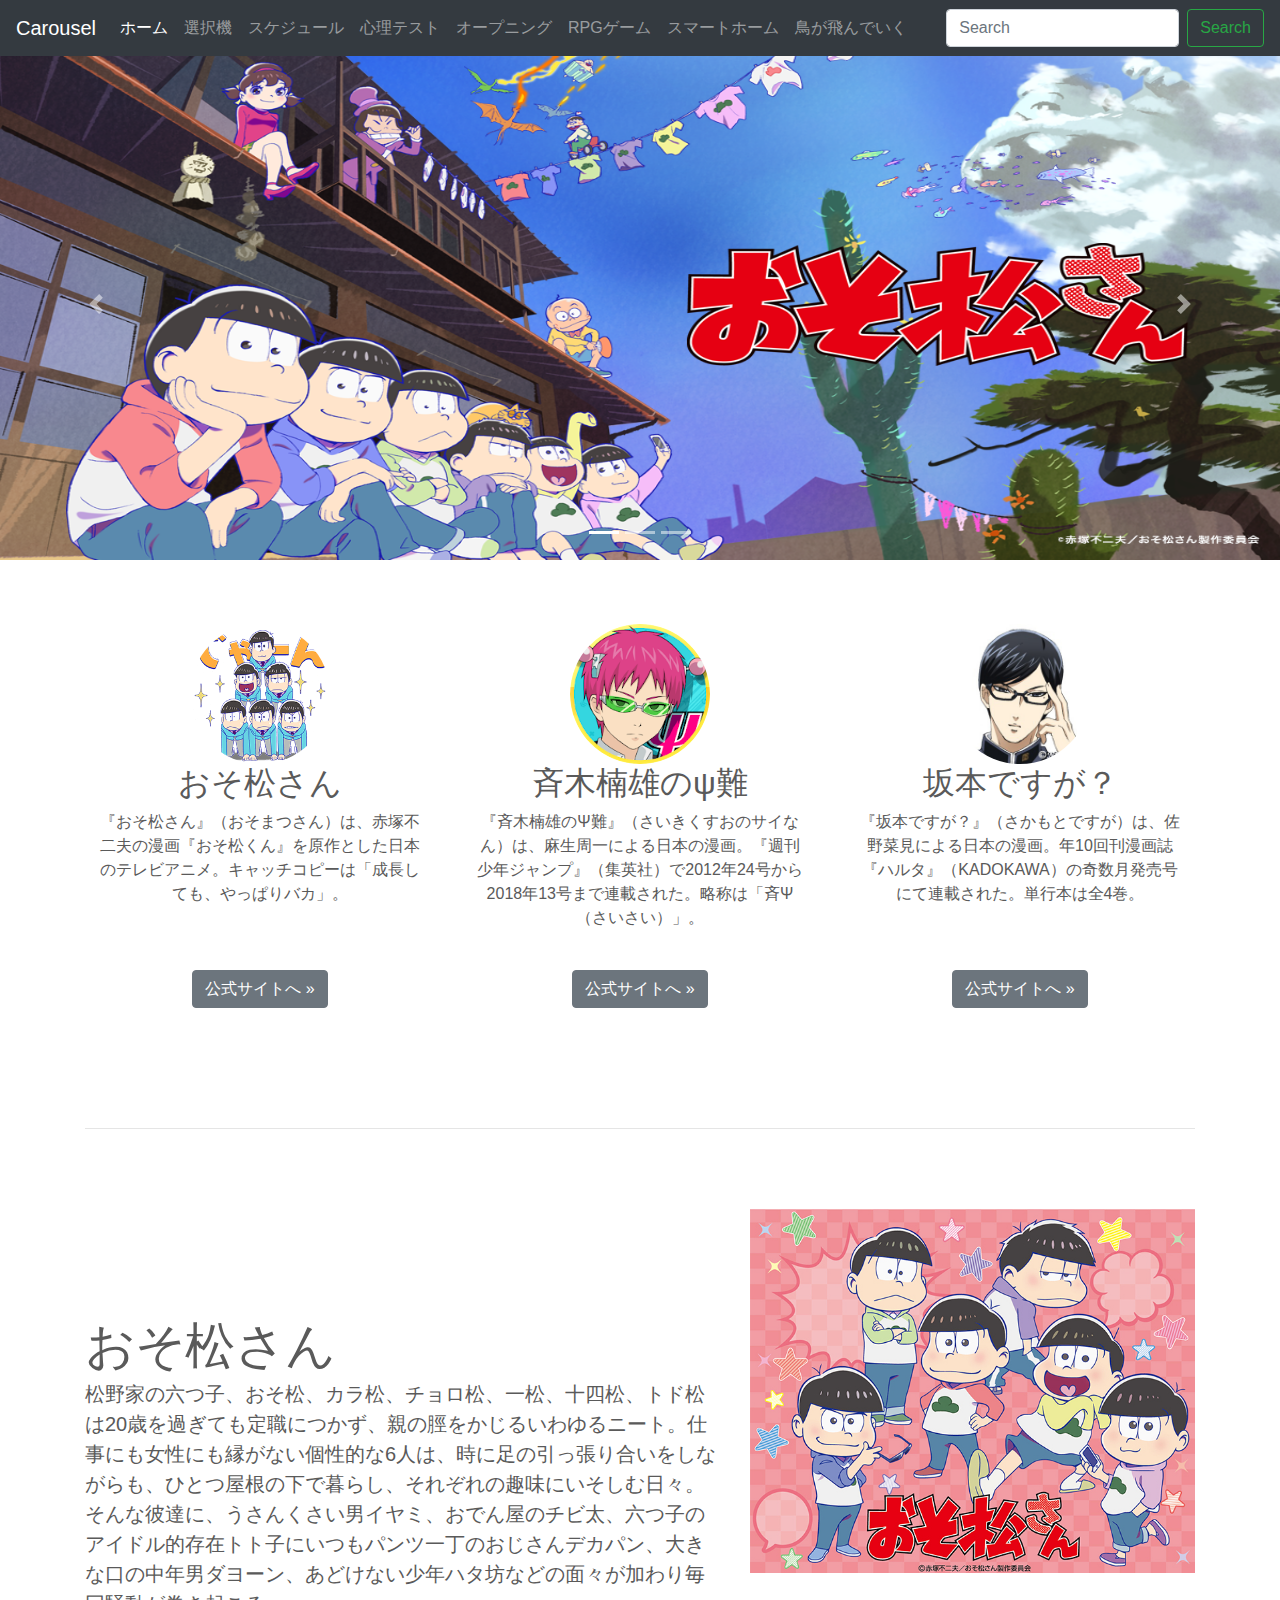
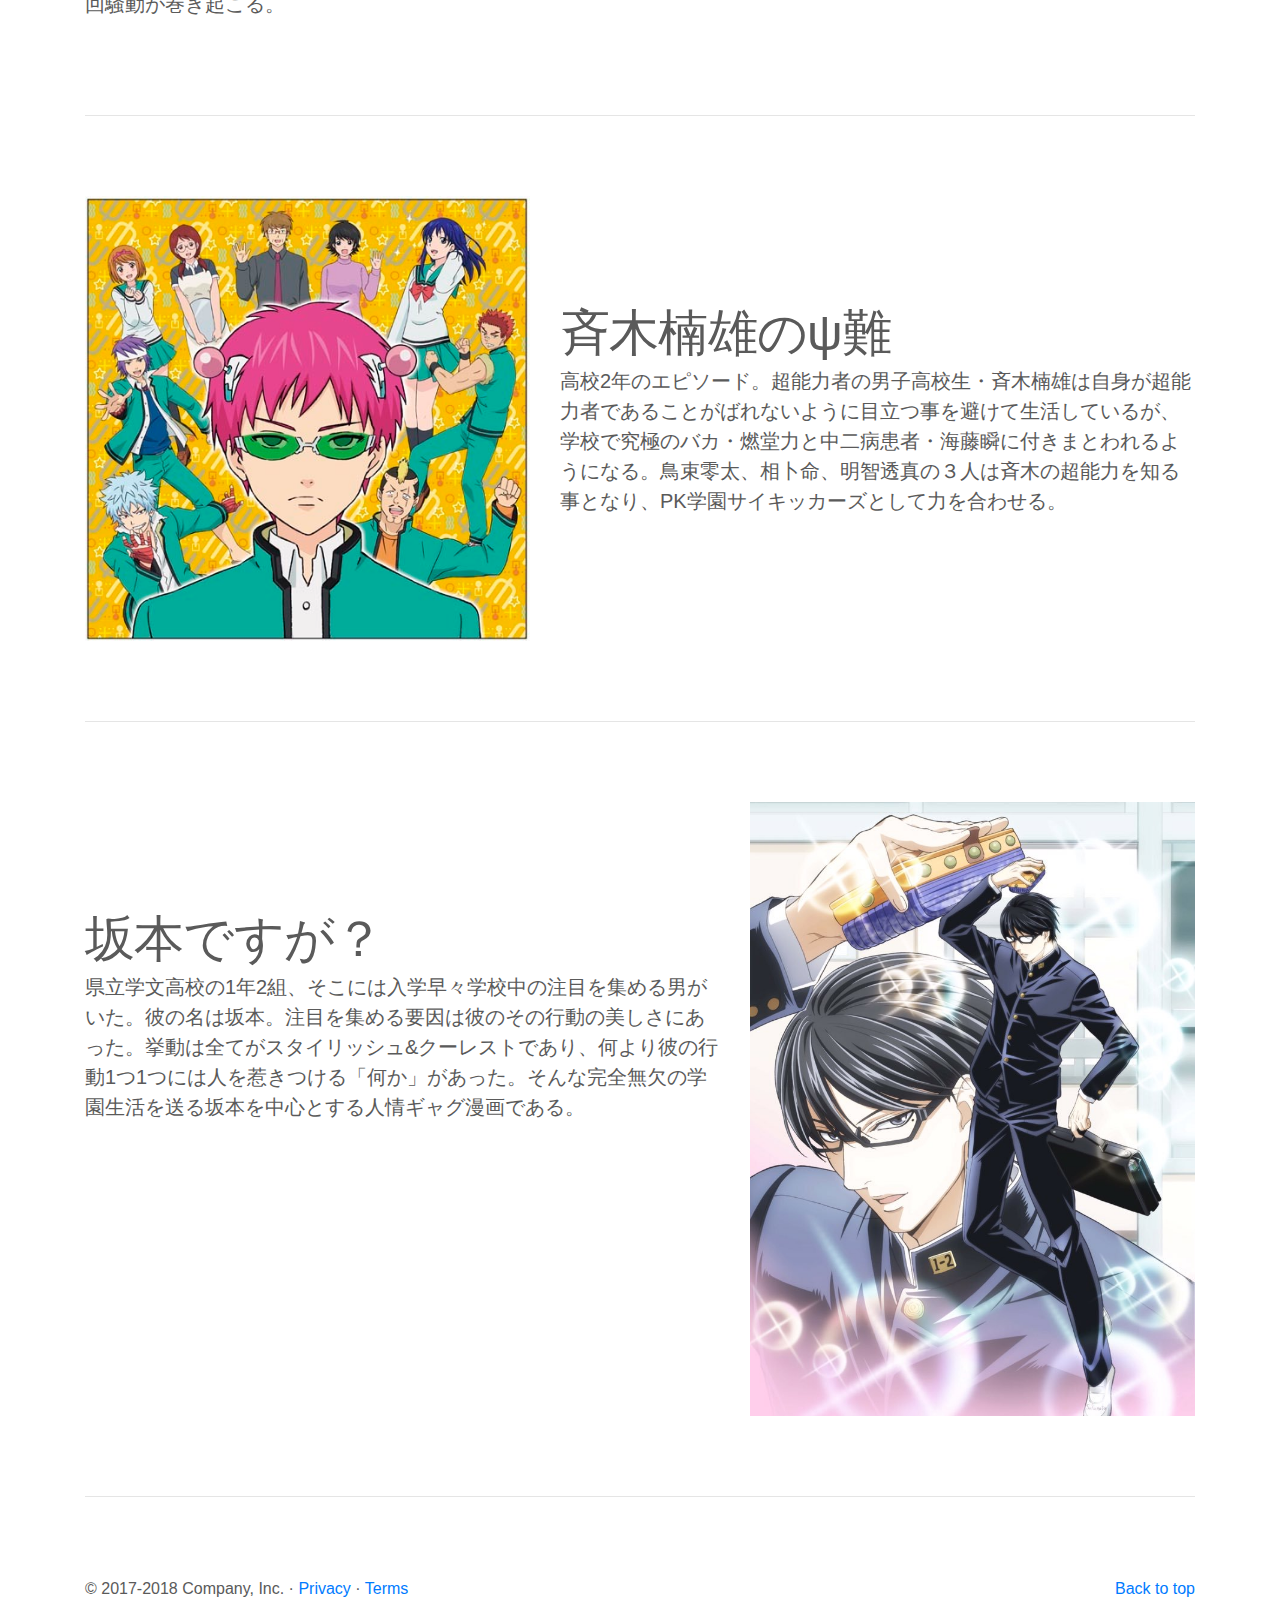
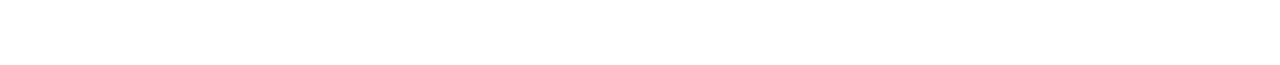
<file: index.html>
<!doctype html>
<html lang="en">
  <head>
    <meta charset="utf-8">
    <meta name="viewport" content="width=device-width, initial-scale=1, shrink-to-fit=no">
    <meta name="description" content="">
    <meta name="author" content="">
    <link rel="icon" href="favicon.ico">

    <title>隨便還好都行</title>

    <!-- Bootstrap core CSS -->
    <link href="dist/css/bootstrap.min.css" rel="stylesheet">

    <!-- Custom styles for this template -->
    <link href="carousel.css" rel="stylesheet">
  </head>
  <body>

    <header>
      <nav class="navbar navbar-expand-md navbar-dark fixed-top bg-dark">
        <a class="navbar-brand" href="#">Carousel</a>
        <button class="navbar-toggler" type="button" data-toggle="collapse" data-target="#navbarCollapse" aria-controls="navbarCollapse" aria-expanded="false" aria-label="Toggle navigation">
          <span class="navbar-toggler-icon"></span>
        </button>
        <div class="collapse navbar-collapse" id="navbarCollapse">
          <ul class="navbar-nav mr-auto">
            <li class="nav-item active">
              <a class="nav-link" href="#">ホーム <span class="sr-only">(current)</span></a>
            </li>
            <li class="nav-item">
              <a class="nav-link" href="randomselect.html">選択機</a>
            </li>
            <li class="nav-item">
              <a class="nav-link" href="schedule.html">スケジュール</a>
            </li>
            <li class="nav-item">
              <a class="nav-link" href="psychological.html">心理テスト</a>
              </li>
            <li class="nav-item ">
              <a class="nav-link" href="youtube.html">オープニング</a>
            </li>
            <li class="nav-item">
              <a class="nav-link" href="rpg.html">RPGゲーム</a>
            </li>
            <li class="nav-item">
              <a class="nav-link" href="smarthome.html">スマートホーム</a>
            </li>
            <li class="nav-item">
              <a class="nav-link" href="bird.html">鳥が飛んでいく</a>
            </li>
          </ul>
          <form class="form-inline mt-2 mt-md-0">
            <input class="form-control mr-sm-2" type="text" placeholder="Search" aria-label="Search">
            <button class="btn btn-outline-success my-2 my-sm-0" type="submit">Search</button>
          </form>
        </div>
      </nav>
    </header>

    <main role="main">

      <div id="myCarousel" class="carousel slide" data-ride="carousel">
        <ol class="carousel-indicators">
          <li data-target="#myCarousel" data-slide-to="0" class="active"></li>
          <li data-target="#myCarousel" data-slide-to="1"></li>
          <li data-target="#myCarousel" data-slide-to="2"></li>
        </ol>
        <div class="carousel-inner">
          <div class="carousel-item active">
            <img class="first-slide" src="home_images/osomatsu.jpg" alt="First slide">
            <div class="container">
              <div class="carousel-caption text-left">
                
              </div>
            </div>
          </div>
          <div class="carousel-item">
            <img class="second-slide" src="home_images/saiki.jpg_small.jpg" alt="Second slide">
            <div class="container">
              <div class="carousel-caption">
                
              </div>
            </div>
          </div>
          <div class="carousel-item">
            <img class="third-slide" src="home_images/sakamoto.jpg" alt="Third slide">
            <div class="container">
              <div class="carousel-caption text-right">
                
              </div>
            </div>
          </div>
        </div>
        <a class="carousel-control-prev" href="#myCarousel" role="button" data-slide="prev">
          <span class="carousel-control-prev-icon" aria-hidden="true"></span>
          <span class="sr-only">Previous</span>
        </a>
        <a class="carousel-control-next" href="#myCarousel" role="button" data-slide="next">
          <span class="carousel-control-next-icon" aria-hidden="true"></span>
          <span class="sr-only">Next</span>
        </a>
      </div>


      <!-- Marketing messaging and featurettes
      ================================================== -->
      <!-- Wrap the rest of the page in another container to center all the content. -->

      <div class="container marketing">

        <!-- Three columns of text below the carousel -->
        <div class="row">
          <div class="col-lg-4">
            <img class="rounded-circle" src="home_images/syuyaku1.png" height="140">
            <h2>おそ松さん</h2>
            <p>『おそ松さん』（おそまつさん）は、赤塚不二夫の漫画『おそ松くん』を原作とした日本のテレビアニメ。キャッチコピーは「成長しても、やっぱりバカ」。</p>
            <br>
            <br>
            <p><a class="btn btn-secondary" href="https://osomatsusan.com/" role="button">公式サイトへ &raquo;</a></p>
          </div><!-- /.col-lg-4 -->
          <div class="col-lg-4">
            <img class="rounded-circle" src="home_images/syuyaku2.png" alt="Generic placeholder image" width="140" height="140">
            <h2>斉木楠雄のψ難</h2>
            <p>『斉木楠雄のΨ難』（さいきくすおのサイなん）は、麻生周一による日本の漫画。『週刊少年ジャンプ』（集英社）で2012年24号から2018年13号まで連載された。略称は「斉Ψ（さいさい）」。</p>
            <br>
            <p><a class="btn btn-secondary" href="http://www.saikikusuo.com/" role="button">公式サイトへ &raquo;</a></p>
          </div><!-- /.col-lg-4 -->
          <div class="col-lg-4">
            <img class="rounded-circle" src="home_images/syuyaku3.jpg" alt="Generic placeholder image" width="140" height="140">
            <h2>坂本ですが？</h2>
            <p>『坂本ですが？』（さかもとですが）は、佐野菜見による日本の漫画。年10回刊漫画誌『ハルタ』（KADOKAWA）の奇数月発売号にて連載された。単行本は全4巻。</p>
            <br>
            <br>
            <p><a class="btn btn-secondary" href="http://www.tbs.co.jp/anime/sakamoto/" role="button">公式サイトへ &raquo;</a></p>
          </div><!-- /.col-lg-4 -->
        </div><!-- /.row -->


        <!-- START THE FEATURETTES -->

        <hr class="featurette-divider">

        <div class="row featurette">
          <div class="col-md-7">
            <h2 class="featurette-heading">おそ松さん <span class="text-muted"></span></h2>
            <p class="lead">松野家の六つ子、おそ松、カラ松、チョロ松、一松、十四松、トド松は20歳を過ぎても定職につかず、親の脛をかじるいわゆるニート。仕事にも女性にも縁がない個性的な6人は、時に足の引っ張り合いをしながらも、ひとつ屋根の下で暮らし、それぞれの趣味にいそしむ日々。そんな彼達に、うさんくさい男イヤミ、おでん屋のチビ太、六つ子のアイドル的存在トト子にいつもパンツ一丁のおじさんデカパン、大きな口の中年男ダヨーン、あどけない少年ハタ坊などの面々が加わり毎回騒動が巻き起こる。</p>
          </div>
          <div class="col-md-5">
            <img class="featurette-image img-fluid mx-auto" src="home_images/osomatsu1.jpg" alt="Generic placeholder image">
          </div>
        </div>

        <hr class="featurette-divider">

        <div class="row featurette">
          <div class="col-md-7 order-md-2">
            <h2 class="featurette-heading">斉木楠雄のψ難
            
                <span class="text-muted"></span></h2>
            <p class="lead">高校2年のエピソード。超能力者の男子高校生・斉木楠雄は自身が超能力者であることがばれないように目立つ事を避けて生活しているが、学校で究極のバカ・燃堂力と中二病患者・海藤瞬に付きまとわれるようになる。鳥束零太、相卜命、明智透真の３人は斉木の超能力を知る事となり、PK学園サイキッカーズとして力を合わせる。</p>
          </div>
          <div class="col-md-5 order-md-1">
            <img class="featurette-image img-fluid mx-auto" src="home_images/saiki1.jpg" alt="Generic placeholder image">
          </div>
        </div>

        <hr class="featurette-divider">

        <div class="row featurette">
          <div class="col-md-7">
            <h2 class="featurette-heading">坂本ですが？<span class="text-muted"></span></h2>
            <p class="lead">県立学文高校の1年2組、そこには入学早々学校中の注目を集める男がいた。彼の名は坂本。注目を集める要因は彼のその行動の美しさにあった。挙動は全てがスタイリッシュ&クーレストであり、何より彼の行動1つ1つには人を惹きつける「何か」があった。そんな完全無欠の学園生活を送る坂本を中心とする人情ギャグ漫画である。</p>
          </div>
          <div class="col-md-5">
            <img class="featurette-image img-fluid mx-auto" src="home_images/sakamoto1.jpg" alt="Generic placeholder image">
          </div>
        </div>

        <hr class="featurette-divider">

        <!-- /END THE FEATURETTES -->

      </div><!-- /.container -->


      <!-- FOOTER -->
      <footer class="container">
        <p class="float-right"><a href="#">Back to top</a></p>
        <p>&copy; 2017-2018 Company, Inc. &middot; <a href="#">Privacy</a> &middot; <a href="#">Terms</a></p>
      </footer>
    </main>

    <!-- Bootstrap core JavaScript
    ================================================== -->
    <!-- Placed at the end of the document so the pages load faster -->
    <script src="https://code.jquery.com/jquery-3.3.1.slim.min.js" integrity="sha384-q8i/X+965DzO0rT7abK41JStQIAqVgRVzpbzo5smXKp4YfRvH+8abtTE1Pi6jizo" crossorigin="anonymous"></script>
    <script>window.jQuery || document.write('<script src="assets/js/vendor/jquery-slim.min.js"><\/script>')</script>
    <script src="assets/js/vendor/popper.min.js"></script>
    <script src="dist/js/bootstrap.min.js"></script>
    <!-- Just to make our placeholder images work. Don't actually copy the next line! -->
    <script src="assets/js/vendor/holder.min.js"></script>
  </body>
</html>
</file>
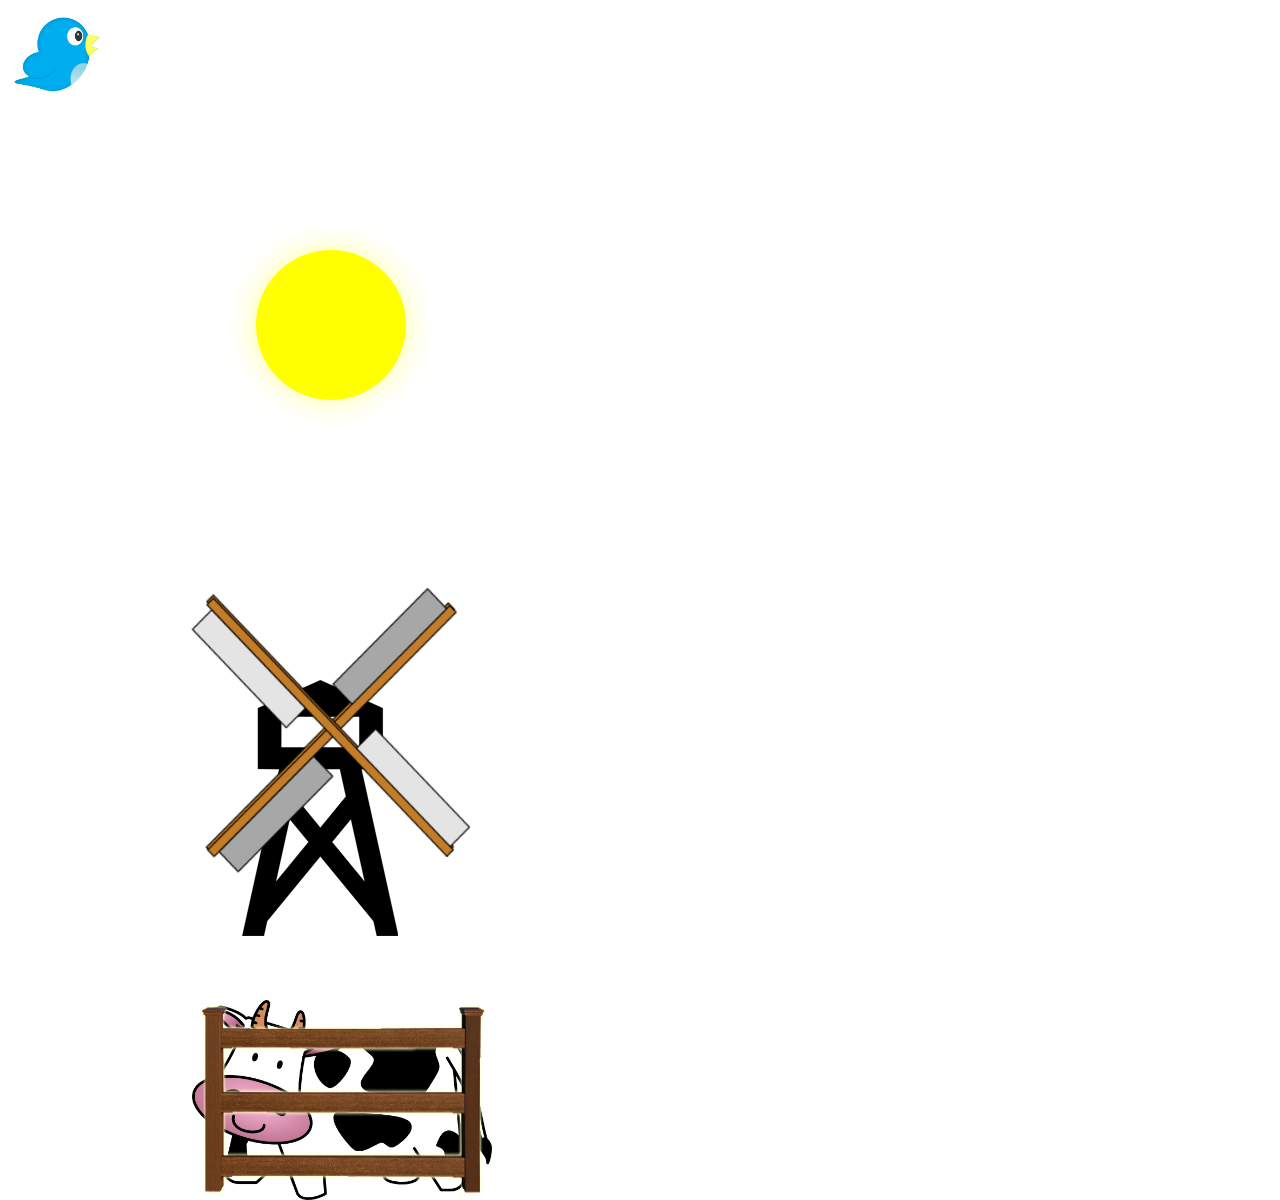
<file: cs3practice/index.html>
<!doctype html>
<html>
<head>
    <meta charset="UTF-8">
    <title>Untitled Document</title>
    <link rel="stylesheet" href="style.css">
    <script src="https://ajax.googleapis.com/ajax/libs/jquery/3.3.1/jquery.min.js"></script>
    <script src="main.js"></script>
</head>
<body>
<div class="a"></div>
<div class="sun"></div>
<div class="cow"></div>
<div class="bird"><img src="images/bird.png" width="100px" height="100px"></div>
<div class="tower"><img src="images/lookout_tower.png"></div>
<div class="windmill"><img src="images/windmill-clip.png"></div>
</body>
</html>
</file>
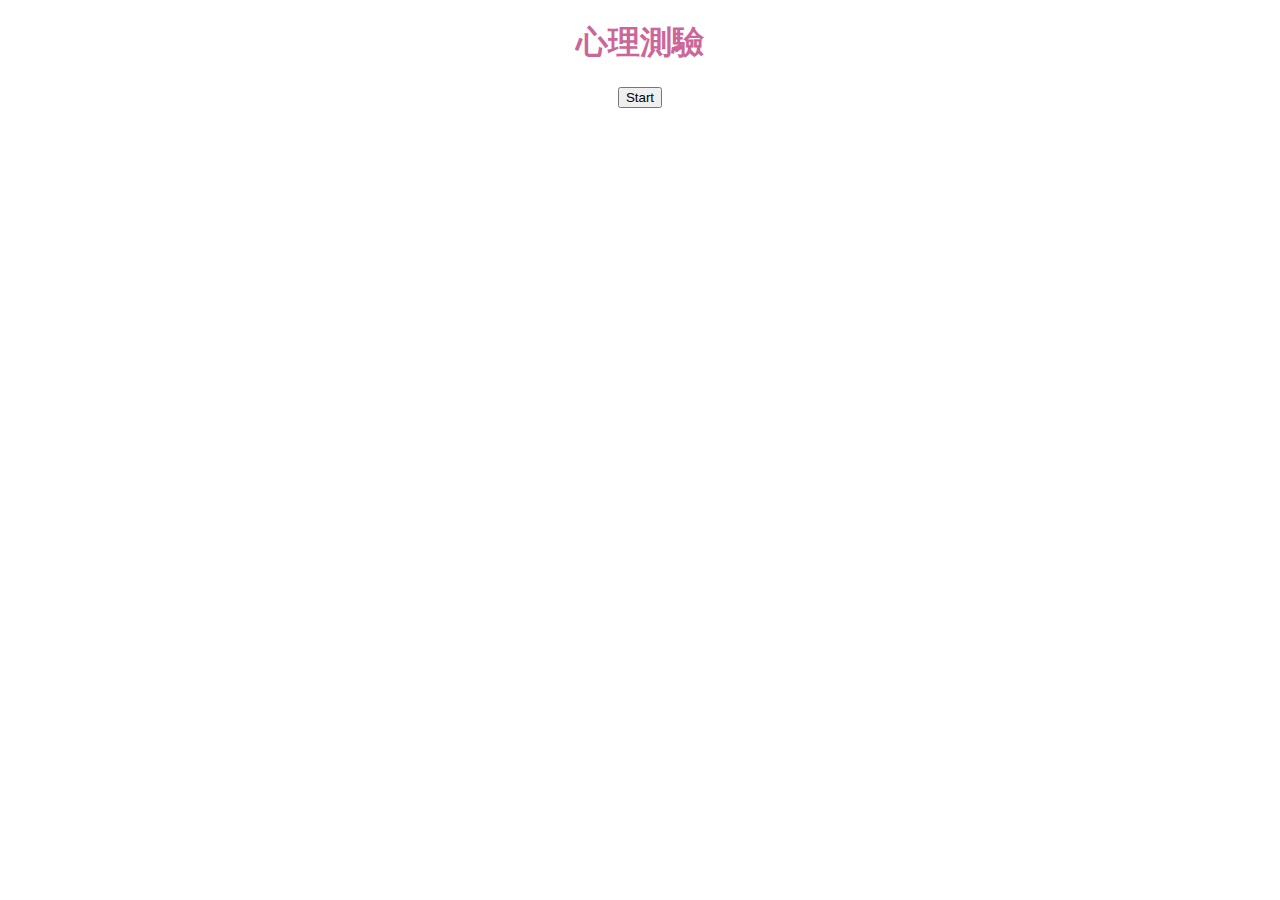
<file: psychological/index.html>
<!doctype html>
<html>
<head>
    <meta charset="UTF-8">
    <title>Club Course</title>
    <link rel="stylesheet" href="style.css">
    <script src="https://ajax.googleapis.com/ajax/libs/jquery/3.3.1/jquery.min.js"></script>
    <script src="data.js"></script>
    <script src="main.js"></script>
</head>
<body>
    <h1 style="color: #cc6699">心理測驗</h1>
    <div>
        <h2 id="question"></h2>
        <div id="options"></div>
    </div>
    <input id="startButton" type="button" value="Start">
</body>
</html>
</file>
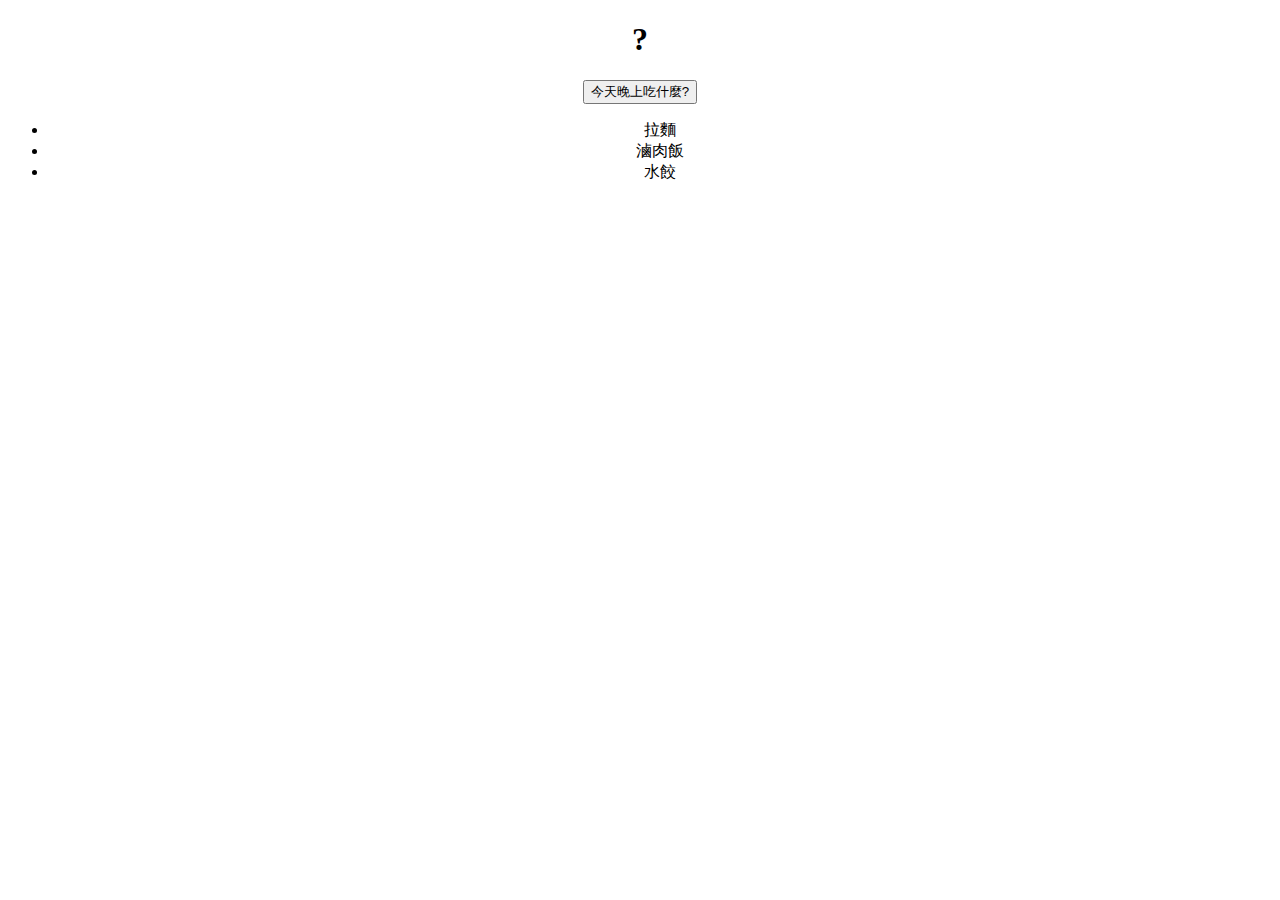
<file: randomselect/index.html>
<!doctype html>
<html>
<head>
    <meta charset="UTF-8">
    <title>Untitled Document</title>
    <link rel="stylesheet" href="style.css">
    <script src="https://ajax.googleapis.com/ajax/libs/jquery/3.3.1/jquery.min.js"></script>
    <script src="main.js"></script>
</head>
<body>
    <h1>?</h1>
    <input type="button" value="今天晚上吃什麼?">
    <ul>
       <li>拉麵</li>
       <li>滷肉飯</li>
       <li>水餃</li>
    </ul>
</body>
</html>
</file>
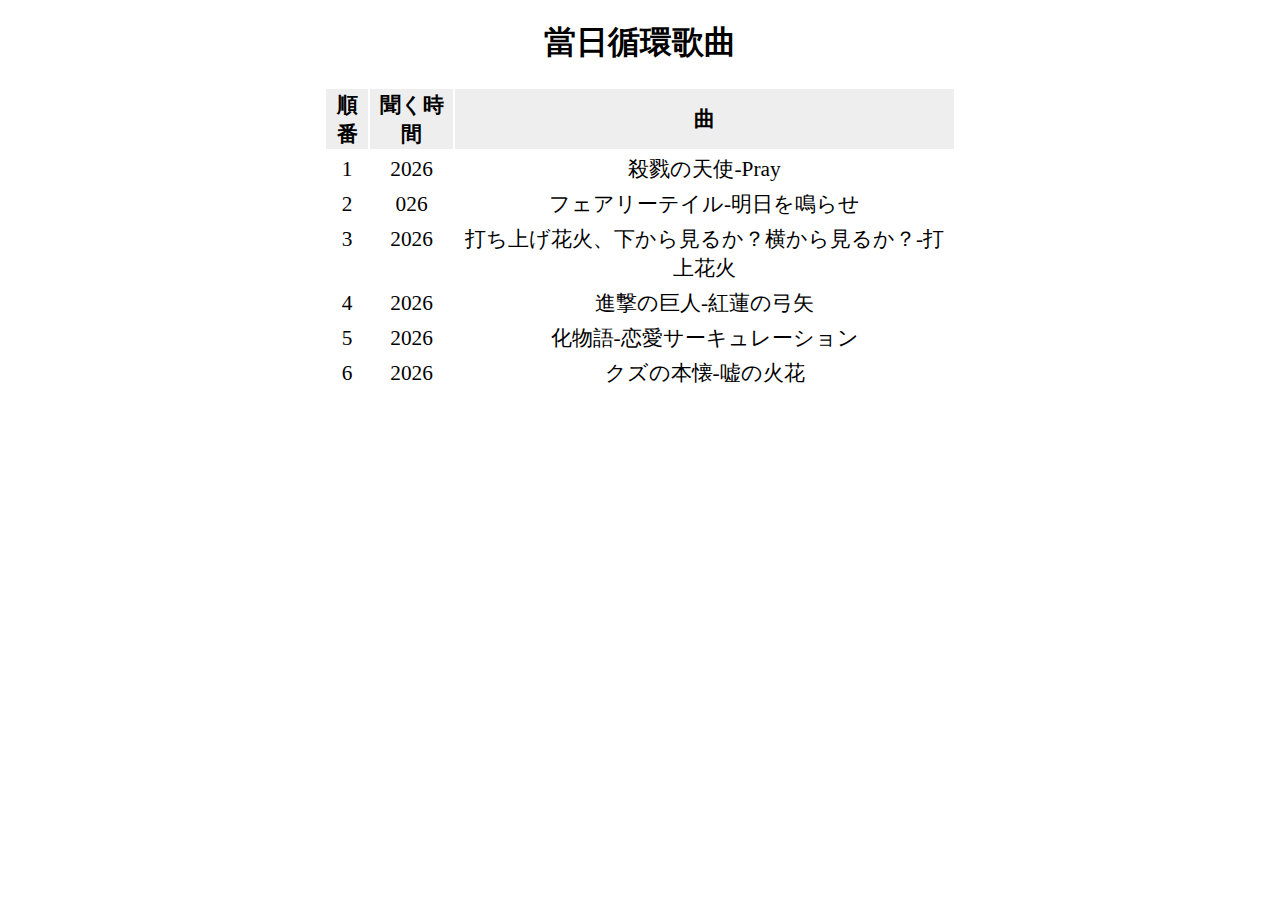
<file: schedule/index.html>
<!doctype html>
<html>
<head>
    <meta charset="UTF-8">
    <title>Club Course</title>
    <link rel="stylesheet" href="style.css">
    <script src="https://ajax.googleapis.com/ajax/libs/jquery/3.3.1/jquery.min.js"></script>
    <script src="topic.js"></script>
    <script src="main.js"></script>
</head>
<body>
    <h1>當日循環歌曲</h1>
    <table id="courseTable"></table>
</body>
</html>
</file>
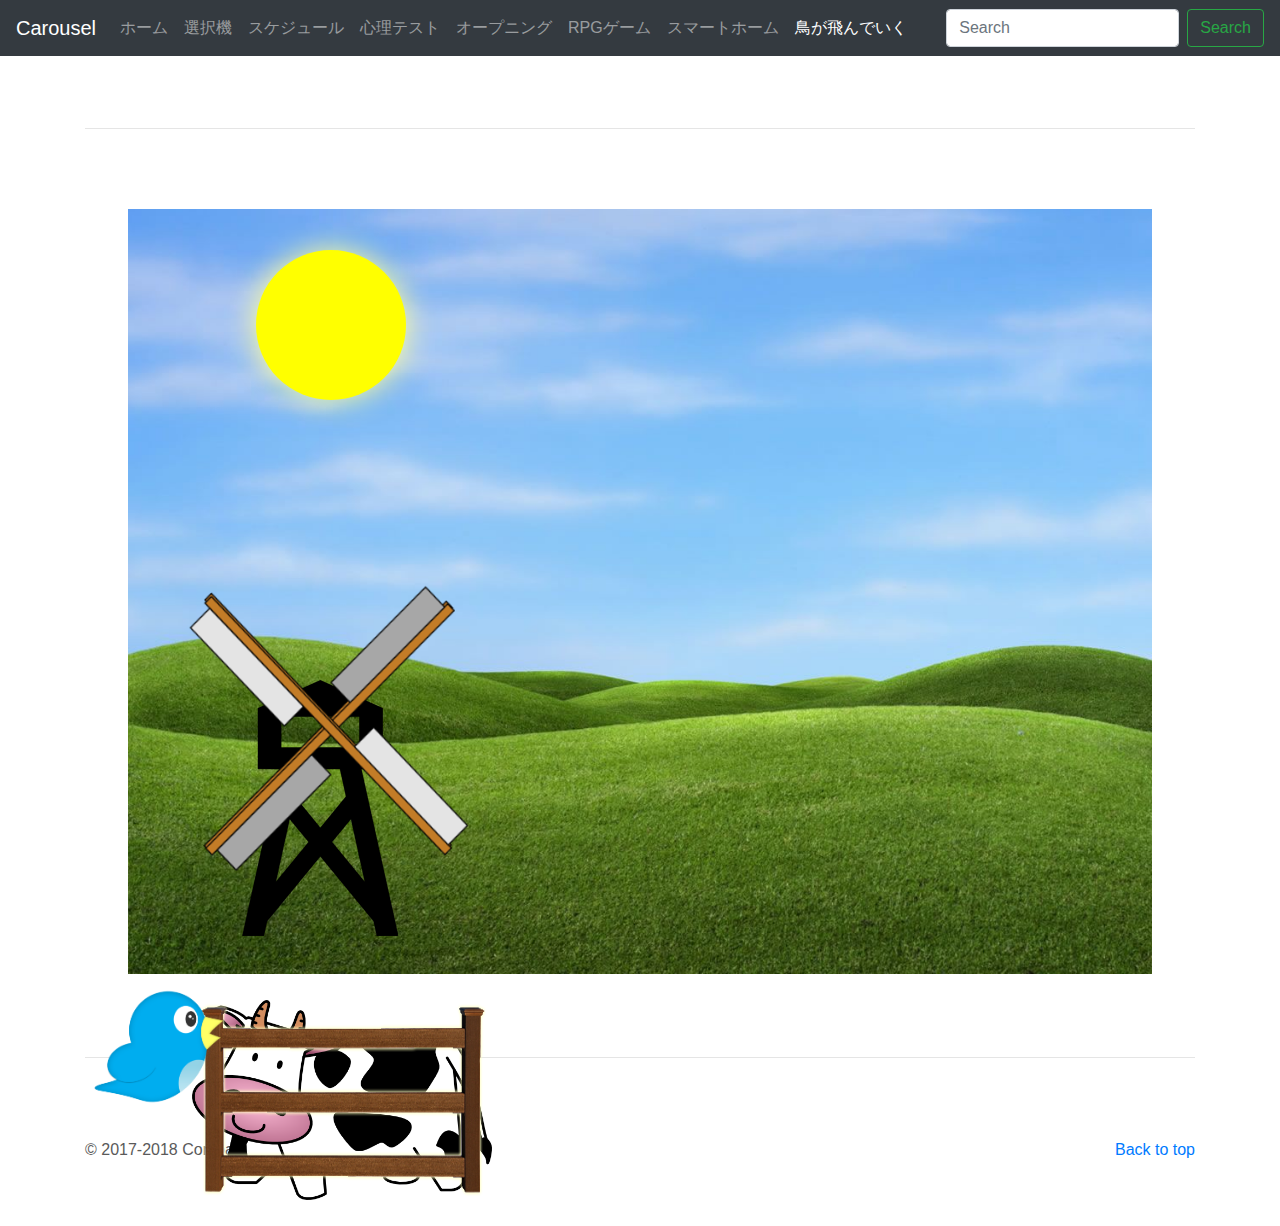
<file: bird.html>
<!doctype html>
<html lang="en">
  <head>
    <meta charset="utf-8">
    <meta name="viewport" content="width=device-width, initial-scale=1, shrink-to-fit=no">
    <meta name="description" content="">
    <meta name="author" content="">
    <link rel="icon" href="favicon.ico">

    <title>鳥が飛んでいく</title>

    <!-- Bootstrap core CSS -->
    <link href="dist/css/bootstrap.min.css" rel="stylesheet">
      <link rel="stylesheet" href="cs3practice/style.css">

    <!-- Custom styles for this template -->
    <link href="carousel.css" rel="stylesheet">
    
    <style type="text/css">
        #bg{
            height: 60vw;
        }
        #bg img{
            position:absolute; 
            //display:flex;
            //align-items:center;
            //justify-content:center;
            left:10vw;
            width: 80vw;
        }
    </style>  
    
  </head>
  <body>

    <header>
      <nav class="navbar navbar-expand-md navbar-dark fixed-top bg-dark">
        <a class="navbar-brand" href="#">Carousel</a>
        <button class="navbar-toggler" type="button" data-toggle="collapse" data-target="#navbarCollapse" aria-controls="navbarCollapse" aria-expanded="false" aria-label="Toggle navigation">
          <span class="navbar-toggler-icon"></span>
        </button>
        <div class="collapse navbar-collapse" id="navbarCollapse">
          <ul class="navbar-nav mr-auto">
                        <li class="nav-item">
              <a class="nav-link" href="index.html">ホーム <span class="sr-only">(current)</span></a>
            </li>
            <li class="nav-item">
              <a class="nav-link" href="randomselect.html">選択機</a>
            </li>
            <li class="nav-item">
              <a class="nav-link" href="schedule.html">スケジュール</a>
            </li>
            <li class="nav-item">
              <a class="nav-link" href="psychological.html">心理テスト</a>
              </li>
            <li class="nav-item">
              <a class="nav-link" href="youtube.html">オープニング</a>
            </li>
            <li class="nav-item">
              <a class="nav-link" href="rpg.html">RPGゲーム</a>
            </li>
            <li class="nav-item">
              <a class="nav-link" href="smarthome.html">スマートホーム</a>
            </li>
            <li class="nav-item active">
              <a class="nav-link" href="#">鳥が飛んでいく</a>
            </li>
          </ul>
          <form class="form-inline mt-2 mt-md-0">
            <input class="form-control mr-sm-2" type="text" placeholder="Search" aria-label="Search">
            <button class="btn btn-outline-success my-2 my-sm-0" type="submit">Search</button>
          </form>
        </div>
      </nav>
    </header>

    <main role="main">
      <div class="container marketing">
        <hr class="featurette-divider">
<div>
    <div class="test"></div>
   <div id="bg"><img class="bg" src="cs3practice/images/grass_blue_sky_background.jpg"></div>
    <div class="a"></div>
<div class="sun"></div>
<div class="cow"></div>
<div class="bird"><img src="cs3practice/images/bird.png" width="150px"></div>
<div class="tower"><img src="cs3practice/images/lookout_tower.png"></div>
<div class="windmill"><img src="cs3practice/images/windmill-clip.png"></div>
    <div class="test"></div>
          </div>
          
        <hr class="featurette-divider">
      </div><!-- /.container -->
        <div class="test"></div>


      <!-- FOOTER -->
      <footer class="container">
        <p class="float-right"><a href="#">Back to top</a></p>
        <p>&copy; 2017-2018 Company, Inc. &middot; <a href="#">Privacy</a> &middot; <a href="#">Terms</a></p>
      </footer>
    </main>

    <!-- Bootstrap core JavaScript
    ================================================== -->
    <!-- Placed at the end of the document so the pages load faster -->
    <script src="https://code.jquery.com/jquery-3.3.1.slim.min.js" integrity="sha384-q8i/X+965DzO0rT7abK41JStQIAqVgRVzpbzo5smXKp4YfRvH+8abtTE1Pi6jizo" crossorigin="anonymous"></script>
    <script>window.jQuery || document.write('<script src="assets/js/vendor/jquery-slim.min.js"><\/script>')</script>
    <script src="assets/js/vendor/popper.min.js"></script>
    <script src="dist/js/bootstrap.min.js"></script>
    <!-- Just to make our placeholder images work. Don't actually copy the next line! -->
    <script src="assets/js/vendor/holder.min.js"></script>
    <script src="cs3practice/main.js"></script>
  </body>
</html>
</file>
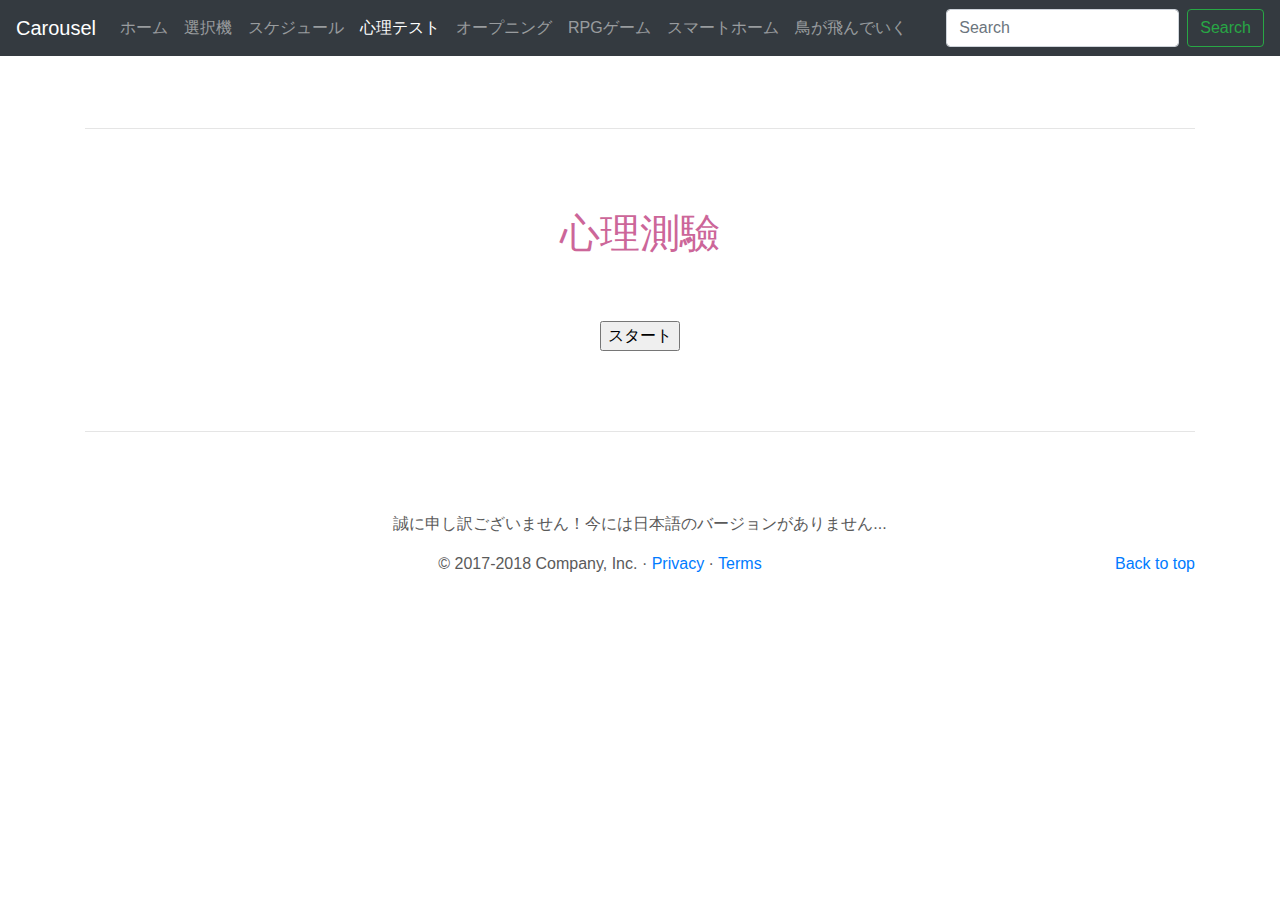
<file: psychological.html>
<!doctype html>
<html lang="en">
  <head>
    <meta charset="utf-8">
    <meta name="viewport" content="width=device-width, initial-scale=1, shrink-to-fit=no">
    <meta name="description" content="">
    <meta name="author" content="">
    <link rel="icon" href="favicon.ico">

    <title>スケジュール</title>

    <!-- Bootstrap core CSS -->
    <link href="dist/css/bootstrap.min.css" rel="stylesheet">
      <link rel="stylesheet" href="psychological/style.css">

    <!-- Custom styles for this template -->
    <link href="carousel.css" rel="stylesheet">
  </head>
  <body>

    <header>
      <nav class="navbar navbar-expand-md navbar-dark fixed-top bg-dark">
        <a class="navbar-brand" href="#">Carousel</a>
        <button class="navbar-toggler" type="button" data-toggle="collapse" data-target="#navbarCollapse" aria-controls="navbarCollapse" aria-expanded="false" aria-label="Toggle navigation">
          <span class="navbar-toggler-icon"></span>
        </button>
        <div class="collapse navbar-collapse" id="navbarCollapse">
        <ul class="navbar-nav mr-auto">
          <li class="nav-item">
              <a class="nav-link" href="index.html">ホーム <span class="sr-only">(current)</span></a>
            </li>
            <li class="nav-item">
              <a class="nav-link" href="randomselect.html">選択機</a>
            </li>
            <li class="nav-item">
              <a class="nav-link" href="schedule.html">スケジュール</a>
            </li>
            <li class="nav-item active">
              <a class="nav-link" href="psychological.html">心理テスト</a>
              </li>
            <li class="nav-item ">
              <a class="nav-link" href="youtube.html">オープニング</a>
            </li>
            <li class="nav-item">
              <a class="nav-link" href="rpg.html">RPGゲーム</a>
            </li>
            <li class="nav-item">
              <a class="nav-link" href="smarthome.html">スマートホーム</a>
            </li>
            <li class="nav-item">
              <a class="nav-link" href="bird.html">鳥が飛んでいく</a>
            </li>
          </ul>
          <form class="form-inline mt-2 mt-md-0">
            <input class="form-control mr-sm-2" type="text" placeholder="Search" aria-label="Search">
            <button class="btn btn-outline-success my-2 my-sm-0" type="submit">Search</button>
          </form>
        </div>
      </nav>
    </header>

    <main role="main">
      <div class="container marketing">
        <hr class="featurette-divider">
        <h1 style="color: #cc6699">心理測驗</h1>
        <br>
        <br>
        
     <div>
        <h2 id="question"></h2>
        <div id="options"></div>
     </div>
     <input id="startButton" type="button" value="スタート">
        
      
        <hr class="featurette-divider">
<p>誠に申し訳ございません！今には日本語のバージョンがありません...</p>
      </div><!-- /.container -->


      <!-- FOOTER -->
      <footer class="container">
        <p class="float-right"><a href="#">Back to top</a></p>
        <p>&copy; 2017-2018 Company, Inc. &middot; <a href="#">Privacy</a> &middot; <a href="#">Terms</a></p>
      </footer>
    </main>

    <!-- Bootstrap core JavaScript
    ================================================== -->
    <!-- Placed at the end of the document so the pages load faster -->
    <script src="https://code.jquery.com/jquery-3.3.1.slim.min.js" integrity="sha384-q8i/X+965DzO0rT7abK41JStQIAqVgRVzpbzo5smXKp4YfRvH+8abtTE1Pi6jizo" crossorigin="anonymous"></script>
    <script>window.jQuery || document.write('<script src="assets/js/vendor/jquery-slim.min.js"><\/script>')</script>
    <script src="assets/js/vendor/popper.min.js"></script>
    <script src="dist/js/bootstrap.min.js"></script>
    <!-- Just to make our placeholder images work. Don't actually copy the next line! -->
    <script src="assets/js/vendor/holder.min.js"></script>
    <script src="psychological/data.js"></script>
    <script src="psychological/main.js"></script>
  </body>
</html>
</file>
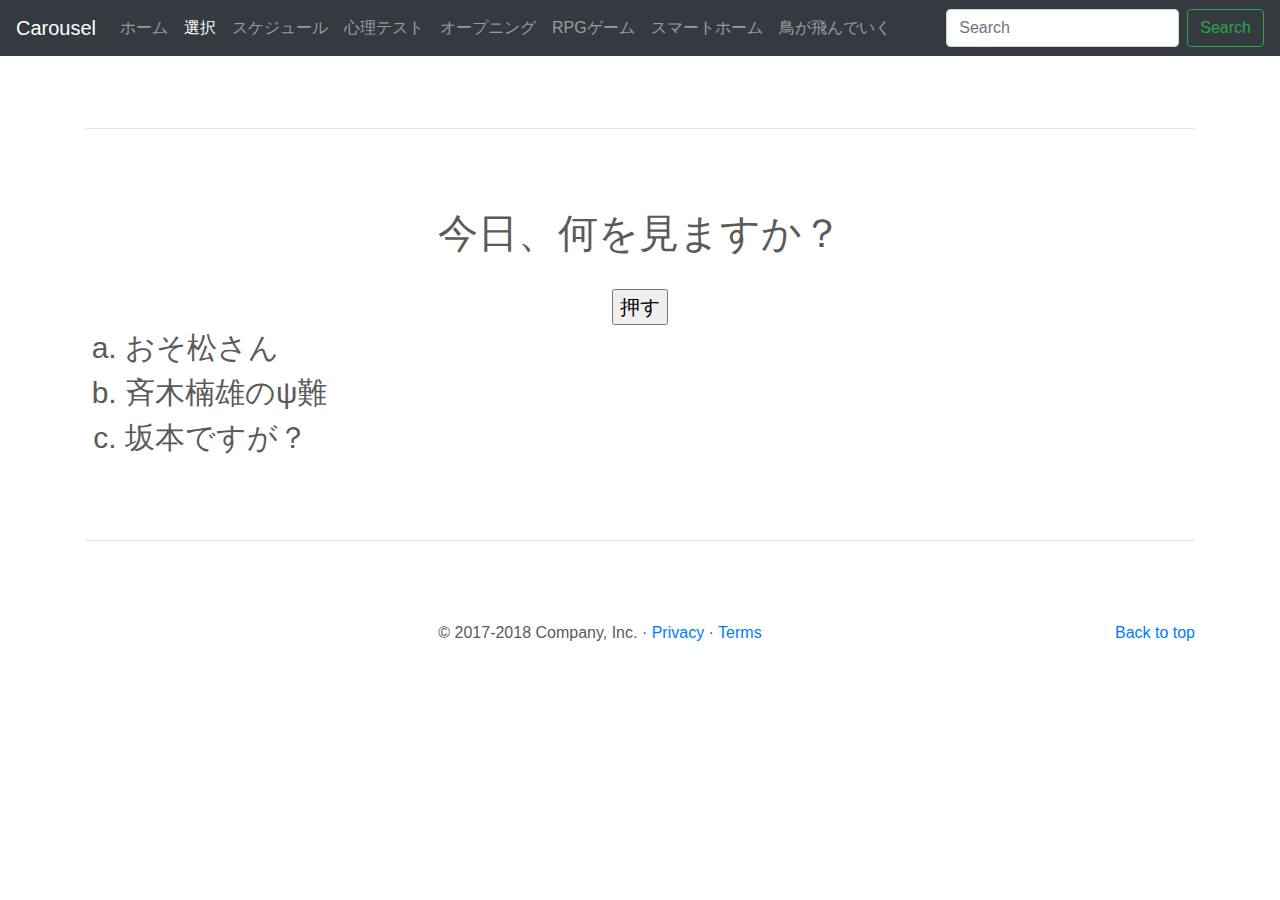
<file: randomselect.html>
<!doctype html>
<html lang="en">
  <head>
    <meta charset="utf-8">
    <meta name="viewport" content="width=device-width, initial-scale=1, shrink-to-fit=no">
    <meta name="description" content="">
    <meta name="author" content="">
    <link rel="icon" href="favicon.ico">

    <title>選択</title>

    <!-- Bootstrap core CSS -->
    <link href="dist/css/bootstrap.min.css" rel="stylesheet">
      <link rel="stylesheet" href="randomselect/style.css"dinner/style.css"">

    <!-- Custom styles for this template -->
    <link href="carousel.css" rel="stylesheet">
  </head>
  <body>

    <header>
      <nav class="navbar navbar-expand-md navbar-dark fixed-top bg-dark">
        <a class="navbar-brand" href="#">Carousel</a>
        <button class="navbar-toggler" type="button" data-toggle="collapse" data-target="#navbarCollapse" aria-controls="navbarCollapse" aria-expanded="false" aria-label="Toggle navigation">
          <span class="navbar-toggler-icon"></span>
        </button>
        <div class="collapse navbar-collapse" id="navbarCollapse">
          <ul class="navbar-nav mr-auto">
          <li class="nav-item">
              <a class="nav-link" href="index.html">ホーム <span class="sr-only">(current)</span></a>
            </li>
            <li class="nav-item active">
              <a class="nav-link" href="randomselect.html">選択</a>
            </li>
            <li class="nav-item">
              <a class="nav-link" href="schedule.html">スケジュール</a>
            </li>
            <li class="nav-item">
              <a class="nav-link" href="psychological.html">心理テスト</a>
              </li>
            <li class="nav-item ">
              <a class="nav-link" href="youtube.html">オープニング</a>
            </li>
            <li class="nav-item">
              <a class="nav-link" href="rpg.html">RPGゲーム</a>
            </li>
            <li class="nav-item">
              <a class="nav-link" href="smarthome.html">スマートホーム</a>
            </li>
            <li class="nav-item">
              <a class="nav-link" href="bird.html">鳥が飛んでいく</a>
            </li>
          </ul>
          <form class="form-inline mt-2 mt-md-0">
            <input class="form-control mr-sm-2" type="text" placeholder="Search" aria-label="Search">
            <button class="btn btn-outline-success my-2 my-sm-0" type="submit">Search</button>
          </form>
        </div>
      </nav>
    </header>

    <main role="main">
      <div class="container marketing">
        <hr class="featurette-divider">
        <h1>今日、何を見ますか？</h1>
        <br>
        <input type="button" value="押す" style=font-size:20px>
        <ul id="choices" style="list-style-type:lower-alpha">
           <li>おそ松さん</li>
           <li>斉木楠雄のψ難</li>
           <li>坂本ですが？</li>
        </ul>
        <hr class="featurette-divider">

      </div><!-- /.container -->


      <!-- FOOTER -->
      <footer class="container">
        <p class="float-right"><a href="#">Back to top</a></p>
        <p>&copy; 2017-2018 Company, Inc. &middot; <a href="#">Privacy</a> &middot; <a href="#">Terms</a></p>
      </footer>
    </main>

    <!-- Bootstrap core JavaScript
    ================================================== -->
    <!-- Placed at the end of the document so the pages load faster -->
    <script src="https://code.jquery.com/jquery-3.3.1.slim.min.js" integrity="sha384-q8i/X+965DzO0rT7abK41JStQIAqVgRVzpbzo5smXKp4YfRvH+8abtTE1Pi6jizo" crossorigin="anonymous"></script>
    <script>window.jQuery || document.write('<script src="assets/js/vendor/jquery-slim.min.js"><\/script>')</script>
    <script src="assets/js/vendor/popper.min.js"></script>
    <script src="dist/js/bootstrap.min.js"></script>
    <!-- Just to make our placeholder images work. Don't actually copy the next line! -->
    <script src="assets/js/vendor/holder.min.js"></script>
    <script src="randomselect/main.js"></script>
  </body>
</html>
</file>
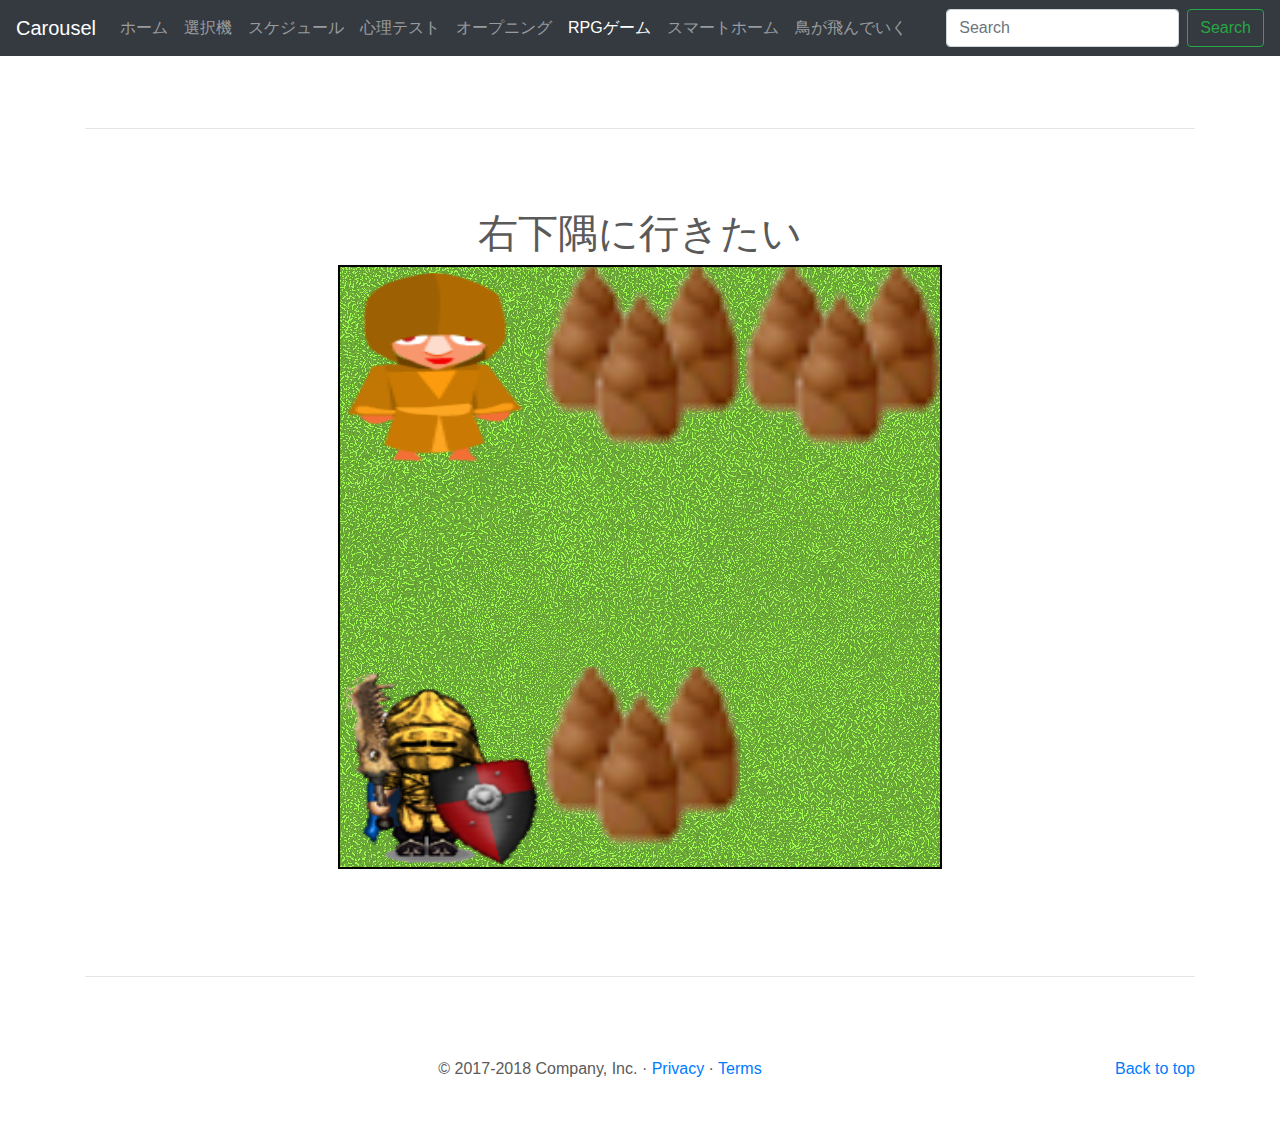
<file: rpg.html>
<!doctype html>
<html lang="en">
  <head>
    <meta charset="utf-8">
    <meta name="viewport" content="width=device-width, initial-scale=1, shrink-to-fit=no">
    <meta name="description" content="">
    <meta name="author" content="">
    <link rel="icon" href="favicon.ico">

    <title>RPGゲーム</title>

    <!-- Bootstrap core CSS -->
    <link href="dist/css/bootstrap.min.css" rel="stylesheet">
      <link rel="stylesheet" href="rpg/style.css">

    <!-- Custom styles for this template -->
    <link href="carousel.css" rel="stylesheet">
  </head>
  <body>

    <header>
      <nav class="navbar navbar-expand-md navbar-dark fixed-top bg-dark">
        <a class="navbar-brand" href="#">Carousel</a>
        <button class="navbar-toggler" type="button" data-toggle="collapse" data-target="#navbarCollapse" aria-controls="navbarCollapse" aria-expanded="false" aria-label="Toggle navigation">
          <span class="navbar-toggler-icon"></span>
        </button>
        <div class="collapse navbar-collapse" id="navbarCollapse">
          <ul class="navbar-nav mr-auto">
            <li class="nav-item">
              <a class="nav-link" href="index.html">ホーム <span class="sr-only">(current)</span></a>
            </li>
            <li class="nav-item">
              <a class="nav-link" href="randomselect.html">選択機</a>
            </li>
            <li class="nav-item">
              <a class="nav-link" href="schedule.html">スケジュール</a>
            </li>
            <li class="nav-item">
              <a class="nav-link" href="psychological.html">心理テスト</a>
              </li>
            <li class="nav-item">
              <a class="nav-link" href="youtube.html">オープニング</a>
            </li>
            <li class="nav-item active">
              <a class="nav-link" href="rpg.html">RPGゲーム</a>
            </li>
            <li class="nav-item">
              <a class="nav-link" href="smarthome.html">スマートホーム</a>
            </li>
            <li class="nav-item">
              <a class="nav-link" href="bird.html">鳥が飛んでいく</a>
            </li>
          </ul>
          <form class="form-inline mt-2 mt-md-0">
            <input class="form-control mr-sm-2" type="text" placeholder="Search" aria-label="Search">
            <button class="btn btn-outline-success my-2 my-sm-0" type="submit">Search</button>
          </form>
        </div>
      </nav>
    </header>

    <main role="main">
      <div class="container marketing">
        <hr class="featurette-divider">
        <h1>右下隅に行きたい</h1>
    <div>
        <canvas id="myCanvas" width="600" height="600"></canvas>
        <p id="talkBox"></p>
    </div>
        <hr class="featurette-divider">

      </div><!-- /.container -->


      <!-- FOOTER -->
      <footer class="container">
        <p class="float-right"><a href="#">Back to top</a></p>
        <p>&copy; 2017-2018 Company, Inc. &middot; <a href="#">Privacy</a> &middot; <a href="#">Terms</a></p>
      </footer>
    </main>

    <!-- Bootstrap core JavaScript
    ================================================== -->
    <!-- Placed at the end of the document so the pages load faster -->
    <script src="https://code.jquery.com/jquery-3.3.1.slim.min.js" integrity="sha384-q8i/X+965DzO0rT7abK41JStQIAqVgRVzpbzo5smXKp4YfRvH+8abtTE1Pi6jizo" crossorigin="anonymous"></script>
    <script>window.jQuery || document.write('<script src="assets/js/vendor/jquery-slim.min.js"><\/script>')</script>
    <script src="assets/js/vendor/popper.min.js"></script>
    <script src="dist/js/bootstrap.min.js"></script>
    <!-- Just to make our placeholder images work. Don't actually copy the next line! -->
    <script src="assets/js/vendor/holder.min.js"></script>
    <script src="rpg/main.js"></script>
  </body>
</html>
</file>
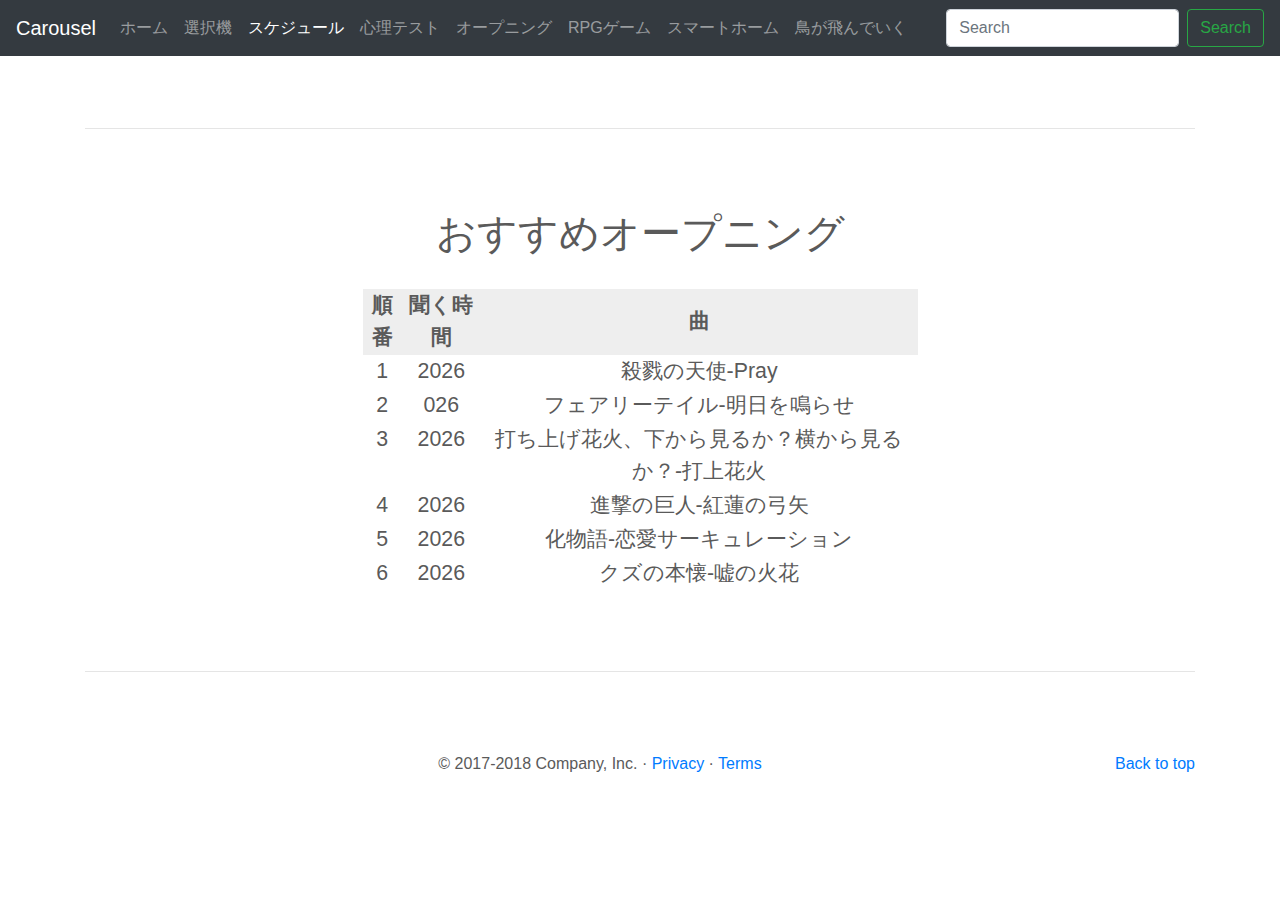
<file: schedule.html>
<!doctype html>
<html lang="en">
  <head>
    <meta charset="utf-8">
    <meta name="viewport" content="width=device-width, initial-scale=1, shrink-to-fit=no">
    <meta name="description" content="">
    <meta name="author" content="">
    <link rel="icon" href="favicon.ico">

    <title>スケジュール</title>

    <!-- Bootstrap core CSS -->
    <link href="dist/css/bootstrap.min.css" rel="stylesheet">
      <link rel="stylesheet" href="schedule/style.css">

    <!-- Custom styles for this template -->
    <link href="carousel.css" rel="stylesheet">
  </head>
  <body>

    <header>
      <nav class="navbar navbar-expand-md navbar-dark fixed-top bg-dark">
        <a class="navbar-brand" href="#">Carousel</a>
        <button class="navbar-toggler" type="button" data-toggle="collapse" data-target="#navbarCollapse" aria-controls="navbarCollapse" aria-expanded="false" aria-label="Toggle navigation">
          <span class="navbar-toggler-icon"></span>
        </button>
        <div class="collapse navbar-collapse" id="navbarCollapse">
          <ul class="navbar-nav mr-auto">
                        <li class="nav-item">
              <a class="nav-link" href="index.html">ホーム <span class="sr-only">(current)</span></a>
            </li>
            <li class="nav-item">
              <a class="nav-link" href="randomselect.html">選択機</a>
            </li>
            <li class="nav-item active">
              <a class="nav-link" href="schedule.html">スケジュール</a>
            </li>
            <li class="nav-item">
              <a class="nav-link" href="psychological.html">心理テスト</a>
              </li>
            <li class="nav-item">
              <a class="nav-link" href="youtube.html">オープニング</a>
            </li>
            <li class="nav-item">
              <a class="nav-link" href="rpg.html">RPGゲーム</a>
            </li>
            <li class="nav-item">
              <a class="nav-link" href="smarthome.html">スマートホーム</a>
            </li>
            <li class="nav-item">
              <a class="nav-link" href="bird.html">鳥が飛んでいく</a>
            </li>
          </ul>
          <form class="form-inline mt-2 mt-md-0">
            <input class="form-control mr-sm-2" type="text" placeholder="Search" aria-label="Search">
            <button class="btn btn-outline-success my-2 my-sm-0" type="submit">Search</button>
          </form>
        </div>
      </nav>
    </header>

    <main role="main">
      <div class="container marketing">
        <hr class="featurette-divider">
        <h1>おすすめオープニング</h1>
        <br>
        <table id="courseTable"></table>
        <hr class="featurette-divider">

      </div><!-- /.container -->


      <!-- FOOTER -->
      <footer class="container">
        <p class="float-right"><a href="#">Back to top</a></p>
        <p>&copy; 2017-2018 Company, Inc. &middot; <a href="#">Privacy</a> &middot; <a href="#">Terms</a></p>
      </footer>
    </main>

    <!-- Bootstrap core JavaScript
    ================================================== -->
    <!-- Placed at the end of the document so the pages load faster -->
    <script src="https://code.jquery.com/jquery-3.3.1.slim.min.js" integrity="sha384-q8i/X+965DzO0rT7abK41JStQIAqVgRVzpbzo5smXKp4YfRvH+8abtTE1Pi6jizo" crossorigin="anonymous"></script>
    <script>window.jQuery || document.write('<script src="assets/js/vendor/jquery-slim.min.js"><\/script>')</script>
    <script src="assets/js/vendor/popper.min.js"></script>
    <script src="dist/js/bootstrap.min.js"></script>
    <!-- Just to make our placeholder images work. Don't actually copy the next line! -->
    <script src="assets/js/vendor/holder.min.js"></script>
    <script src="schedule/topic.js"></script>
    <script src="schedule/main.js"></script>
  </body>
</html>
</file>
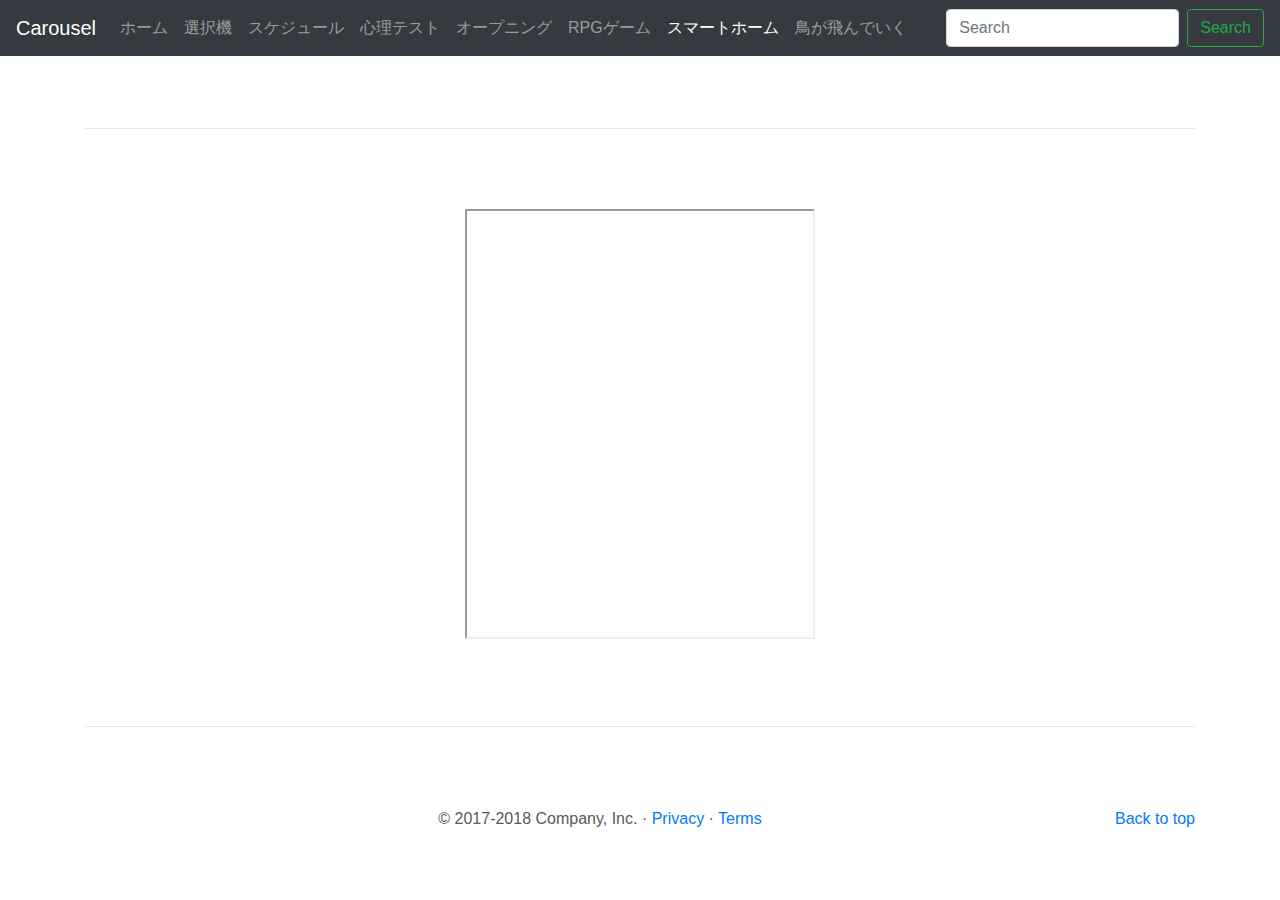
<file: smarthome.html>
<!doctype html>
<html lang="en">
  <head>
    <meta charset="utf-8">
    <meta name="viewport" content="width=device-width, initial-scale=1, shrink-to-fit=no">
    <meta name="description" content="">
    <meta name="author" content="">
    <link rel="icon" href="favicon.ico">

    <title>スマートホーム</title>

    <!-- Bootstrap core CSS -->
    <link href="dist/css/bootstrap.min.css" rel="stylesheet">
      <link rel="stylesheet" href="youtube/style.css">

    <!-- Custom styles for this template -->
    <link href="carousel.css" rel="stylesheet">
  </head>
  <body>

    <header>
      <nav class="navbar navbar-expand-md navbar-dark fixed-top bg-dark">
        <a class="navbar-brand" href="#">Carousel</a>
        <button class="navbar-toggler" type="button" data-toggle="collapse" data-target="#navbarCollapse" aria-controls="navbarCollapse" aria-expanded="false" aria-label="Toggle navigation">
          <span class="navbar-toggler-icon"></span>
        </button>
        <div class="collapse navbar-collapse" id="navbarCollapse">
          <ul class="navbar-nav mr-auto">
           <li class="nav-item">
              <a class="nav-link" href="index.html">ホーム <span class="sr-only">(current)</span></a>
            </li>
            <li class="nav-item">
              <a class="nav-link" href="randomselect.html">選択機</a>
            </li>
            <li class="nav-item">
              <a class="nav-link" href="schedule.html">スケジュール</a>
            </li>
            <li class="nav-item">
              <a class="nav-link" href="psychological.html">心理テスト</a>
              </li>
            <li class="nav-item">
              <a class="nav-link" href="youtube.html">オープニング</a>
            </li>
            <li class="nav-item">
              <a class="nav-link" href="rpg.html">RPGゲーム</a>
            </li>
            <li class="nav-item active">
              <a class="nav-link" href="smarthome.html">スマートホーム</a>
            </li>
            <li class="nav-item">
              <a class="nav-link" href="bird.html">鳥が飛んでいく</a>
            </li>
          </ul>
          <form class="form-inline mt-2 mt-md-0">
            <input class="form-control mr-sm-2" type="text" placeholder="Search" aria-label="Search">
            <button class="btn btn-outline-success my-2 my-sm-0" type="submit">Search</button>
          </form>
        </div>
      </nav>
    </header>

    <main role="main">
      <div class="container marketing">
        <hr class="featurette-divider">
        <iframe width="350" height="430" allow="microphone;" src="https://console.dialogflow.com/api-client/demo/embedded/7d74d41c-0db4-4529-bfaf-d4c340a38c23"></iframe>
        <hr class="featurette-divider">
      </div><!-- /.container -->


      <!-- FOOTER -->
      <footer class="container">
        <p class="float-right"><a href="#">Back to top</a></p>
        <p>&copy; 2017-2018 Company, Inc. &middot; <a href="#">Privacy</a> &middot; <a href="#">Terms</a></p>
      </footer>
    </main>

    <!-- Bootstrap core JavaScript
    ================================================== -->
    <!-- Placed at the end of the document so the pages load faster -->
    <script src="https://code.jquery.com/jquery-3.3.1.slim.min.js" integrity="sha384-q8i/X+965DzO0rT7abK41JStQIAqVgRVzpbzo5smXKp4YfRvH+8abtTE1Pi6jizo" crossorigin="anonymous"></script>
    <script>window.jQuery || document.write('<script src="assets/js/vendor/jquery-slim.min.js"><\/script>')</script>
    <script src="assets/js/vendor/popper.min.js"></script>
    <script src="dist/js/bootstrap.min.js"></script>
    <!-- Just to make our placeholder images work. Don't actually copy the next line! -->
    <script src="assets/js/vendor/holder.min.js"></script>
    <script src="youtube/main.js"></script>
    <script src="youtube/playList.js"></script>
    <script src="https://www.youtube.com/iframe_api"></script>
  </body>
</html>
</file>
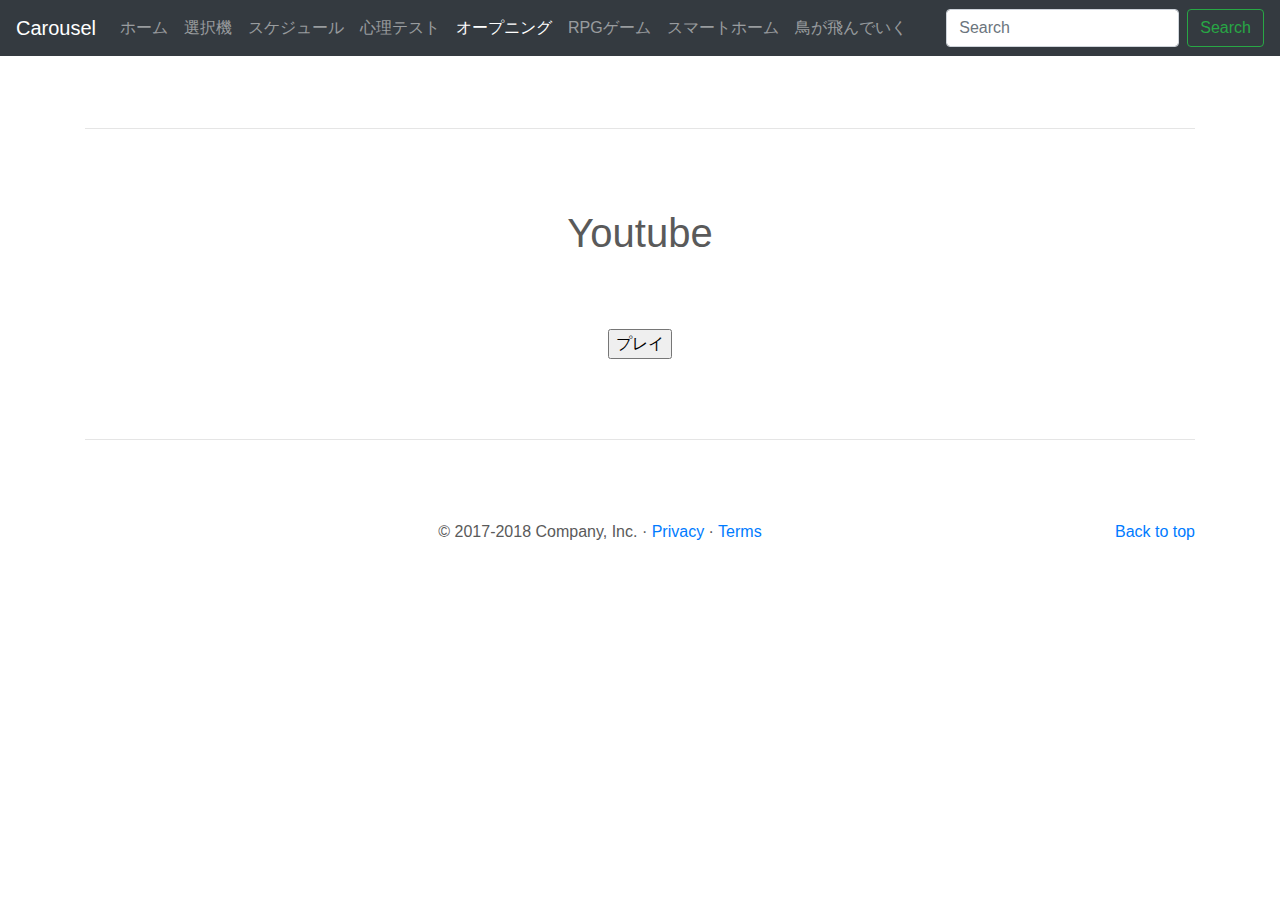
<file: youtube.html>
<!doctype html>
<html lang="en">
  <head>
    <meta charset="utf-8">
    <meta name="viewport" content="width=device-width, initial-scale=1, shrink-to-fit=no">
    <meta name="description" content="">
    <meta name="author" content="">
    <link rel="icon" href="favicon.ico">

    <title>オープニング</title>

    <!-- Bootstrap core CSS -->
    <link href="dist/css/bootstrap.min.css" rel="stylesheet">
      <link rel="stylesheet" href="youtube/style.css">

    <!-- Custom styles for this template -->
    <link href="carousel.css" rel="stylesheet">
  </head>
  <body>

    <header>
      <nav class="navbar navbar-expand-md navbar-dark fixed-top bg-dark">
        <a class="navbar-brand" href="#">Carousel</a>
        <button class="navbar-toggler" type="button" data-toggle="collapse" data-target="#navbarCollapse" aria-controls="navbarCollapse" aria-expanded="false" aria-label="Toggle navigation">
          <span class="navbar-toggler-icon"></span>
        </button>
        <div class="collapse navbar-collapse" id="navbarCollapse">
          <ul class="navbar-nav mr-auto">
           <li class="nav-item">
              <a class="nav-link" href="index.html">ホーム <span class="sr-only">(current)</span></a>
            </li>
            <li class="nav-item">
              <a class="nav-link" href="randomselect.html">選択機</a>
            </li>
            <li class="nav-item">
              <a class="nav-link" href="schedule.html">スケジュール</a>
            </li>
            <li class="nav-item">
              <a class="nav-link" href="psychological.html">心理テスト</a>
              </li>
            <li class="nav-item active">
              <a class="nav-link" href="youtube.html">オープニング</a>
            </li>
            <li class="nav-item">
              <a class="nav-link" href="rpg.html">RPGゲーム</a>
            </li>
            <li class="nav-item">
              <a class="nav-link" href="smarthome.html">スマートホーム</a>
            </li>
            <li class="nav-item">
              <a class="nav-link" href="bird.html">鳥が飛んでいく</a>
            </li>
          </ul>
          <form class="form-inline mt-2 mt-md-0">
            <input class="form-control mr-sm-2" type="text" placeholder="Search" aria-label="Search">
            <button class="btn btn-outline-success my-2 my-sm-0" type="submit">Search</button>
          </form>
        </div>
      </nav>
    </header>

    <main role="main">
      <div class="container marketing">
        <hr class="featurette-divider">
        <h1>Youtube</h1>
        <h2></h2>
        <div id="player"></div>
        <br>
        <input id="playButton" type="button" value="プレイ">
        <hr class="featurette-divider">

      </div><!-- /.container -->


      <!-- FOOTER -->
      <footer class="container">
        <p class="float-right"><a href="#">Back to top</a></p>
        <p>&copy; 2017-2018 Company, Inc. &middot; <a href="#">Privacy</a> &middot; <a href="#">Terms</a></p>
      </footer>
    </main>

    <!-- Bootstrap core JavaScript
    ================================================== -->
    <!-- Placed at the end of the document so the pages load faster -->
    <script src="https://code.jquery.com/jquery-3.3.1.slim.min.js" integrity="sha384-q8i/X+965DzO0rT7abK41JStQIAqVgRVzpbzo5smXKp4YfRvH+8abtTE1Pi6jizo" crossorigin="anonymous"></script>
    <script>window.jQuery || document.write('<script src="assets/js/vendor/jquery-slim.min.js"><\/script>')</script>
    <script src="assets/js/vendor/popper.min.js"></script>
    <script src="dist/js/bootstrap.min.js"></script>
    <!-- Just to make our placeholder images work. Don't actually copy the next line! -->
    <script src="assets/js/vendor/holder.min.js"></script>
    <script src="youtube/main.js"></script>
    <script src="youtube/playList.js"></script>
    <script src="https://www.youtube.com/iframe_api"></script>
  </body>
</html>
</file>
<file: carousel.css>
/* GLOBAL STYLES
-------------------------------------------------- */
/* Padding below the footer and lighter body text */

body {
  padding-top: 3rem;
  padding-bottom: 3rem;
  color: #5a5a5a;
}


/* CUSTOMIZE THE CAROUSEL
-------------------------------------------------- */

/* Carousel base class */
.carousel {
  margin-bottom: 4rem;
}
/* Since positioning the image, we need to help out the caption */
.carousel-caption {
  bottom: 3rem;
  z-index: 10;
}

/* Declare heights because of positioning of img element */
.carousel-item {
  height: 32rem;
  background-color: #777;
}
.carousel-item > img {
  position: absolute;
  top: 0;
  left: 0;
  min-width: 100%;
  height: 32rem;
}


/* MARKETING CONTENT
-------------------------------------------------- */

/* Center align the text within the three columns below the carousel */
.marketing .col-lg-4 {
  margin-bottom: 1.5rem;
  text-align: center;
}
.marketing h2 {
  font-weight: 400;
}
.marketing .col-lg-4 p {
  margin-right: .75rem;
  margin-left: .75rem;
}


/* Featurettes
------------------------- */

.featurette-divider {
  margin: 5rem 0; /* Space out the Bootstrap <hr> more */
}

/* Thin out the marketing headings */
.featurette-heading {
  font-weight: 300;
  line-height: 1;
  letter-spacing: -.05rem;
}


/* RESPONSIVE CSS
-------------------------------------------------- */

@media (min-width: 40em) {
  /* Bump up size of carousel content */
  .carousel-caption p {
    margin-bottom: 1.25rem;
    font-size: 1.25rem;
    line-height: 1.4;
  }

  .featurette-heading {
    font-size: 50px;
  }
}

@media (min-width: 62em) {
  .featurette-heading {
    margin-top: 7rem;
  }
}
</file>
<file: cs3practice/style.css>
body{
    //background-image: url(images/grass_blue_sky_background.jpg);
    background-repeat: no-repeat;
    //background-position: 350px 50px;
}
.sun{
    width: 150px;
    height: 150px;
    background-color:yellow;
    border-radius: 100px;
    box-shadow: 0px 0px 30px #ff9;
    position: absolute;
    top:250px;
    left:20vw;
    transition: 2s;
}
.cow{
    background-image: url(images/ft3rail.png),
        url(images/cow.png);
    background-repeat: no-repeat;
    background-size: 300px 200px;
    width:300px;
    height:200px;
    position: absolute;
    top:1000px;
    left:15vw;
    }
.bird{
    position: absolute;

    animation-name: hahaha;
    animation-duration: 2s;
    animation-iteration-count: infinite
}
@keyframes hahaha {
    from{top: 400px;left: 13vw}
    to{top:400px;left: 75vw}
}
.windmill{
    position: absolute;
    top:580px;
    left:14vw;
}
.tower{
    position: absolute;
    top:680px;
    left:15vw;

}



.sun:hover{
    width: 10vw;
    height: 10vw;
}
</file>
<file: psychological/style.css>
body{
    text-align: center;
}
</file>
<file: randomselect/style.css>
body{
    text-align: center;
}
#choices li{
    text-align: left;
    font-size: 30px;
}
</file>
<file: schedule/style.css>
body{
    text-align: center;
}

table{
    width: 50%;
    margin: auto;
    font-size: 16pt;
}
tr:nth-child(odd){
    background-color: #eee;
}
</file>
<file: rpg/style.css>
body{
    text-align: center;
}
canvas{
    border: 2px solid black;
    background-image: url(images/grasses68.gif);
}
#talkBox{
    height: 20px;
    color: brown;
    font-size: 26px;
    font-weight: bold;
}
</file>
<file: youtube/style.css>
body{
    text-align: center;
}
h2{
    height: 32px;
}
</file>
